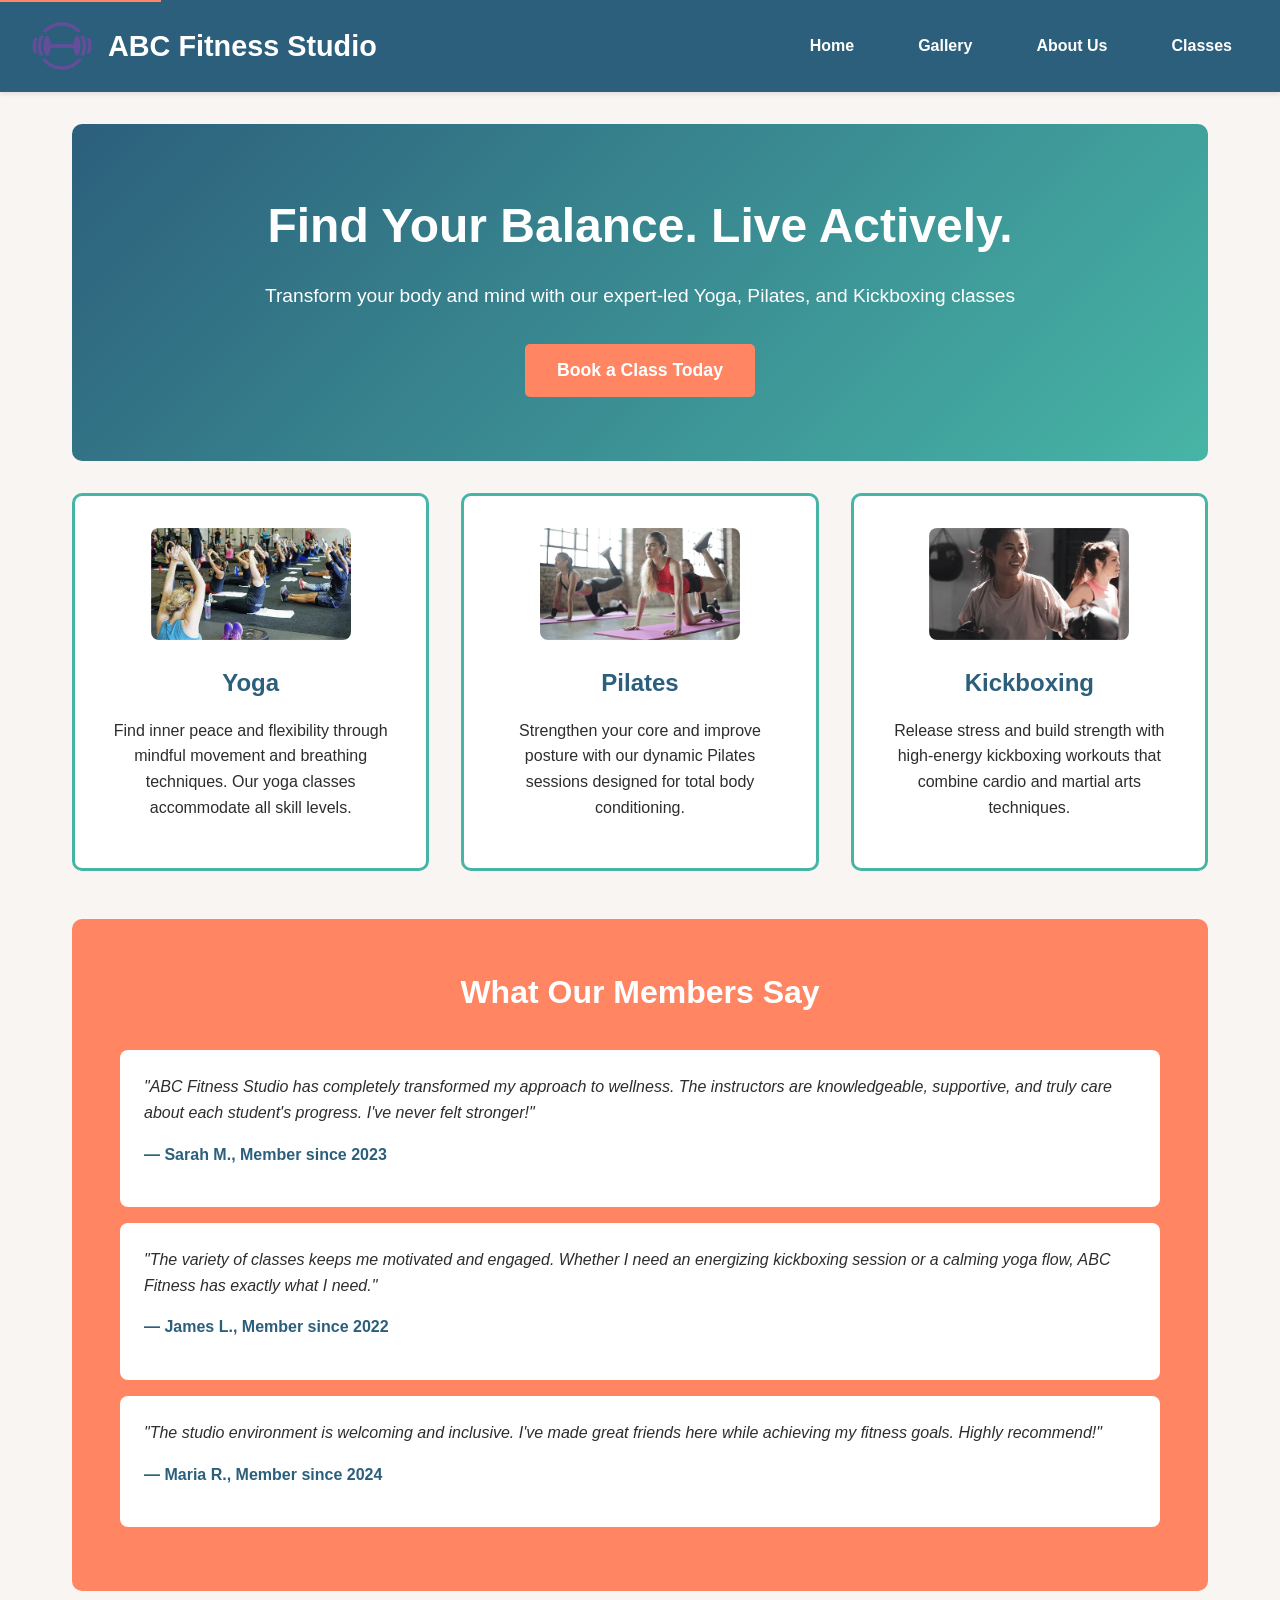
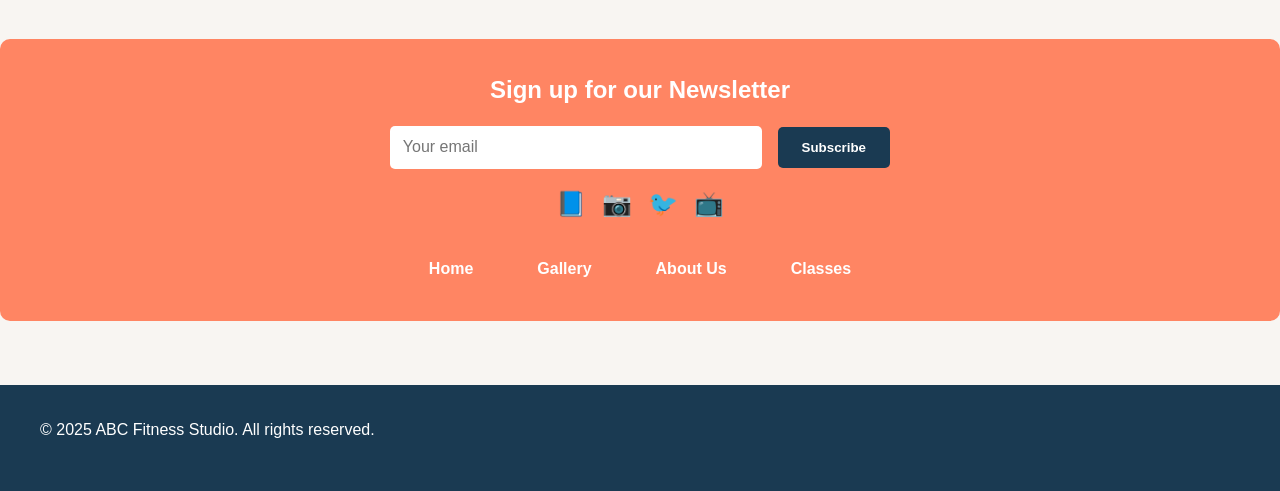
<file: abc_fitness_website/index.html>
<!DOCTYPE html>
<html lang="en">
<head>
    <meta charset="UTF-8">
    <meta name="viewport" content="width=device-width, initial-scale=1.0">
    <title>ABC Fitness Studio - Home</title>
    <link rel="stylesheet" href="abc_fitness_styles.css">
</head>
<body>
    <!-- Skip to main content for accessibility -->
    <a href="#main-content" class="skip-to-main">Skip to main content</a>
    
    <!-- Header and Navigation -->
    <header>
        <div class="logo-container">
            <img src="images/opitions4.png" alt="ABC Fitness Studio Logo" class="logo">
            <h1 class="site-title">ABC Fitness Studio</h1>
        </div>
        <nav>
            <ul>
                <li><a href="index.html">Home</a></li>
                <li><a href="gallery.html">Gallery</a></li>
                <li><a href="about.html">About Us</a></li>
                <li><a href="classes.html">Classes</a></li>
            </ul>
        </nav>
    </header>

    <!-- Main Content -->
    <main id="main-content">
        <!-- Hero Section -->
        <section class="hero-section">
            <h1>Find Your Balance. Live Actively.</h1>
            <p>Transform your body and mind with our expert-led Yoga, Pilates, and Kickboxing classes</p>
            <button class="cta-button" onclick="window.location.href='classes.html'">Book a Class Today</button>
        </section>

        <!-- Feature Boxes -->
        <section class="features-container">
            <div class="feature-box">
                <img src="images/Client2_GroupYoga.png" alt="Group Yoga Class">
                <h3>Yoga</h3>
                <p>Find inner peace and flexibility through mindful movement and breathing techniques. Our yoga classes accommodate all skill levels.</p>
            </div>
            <div class="feature-box">
                <img src="images/Client2_GroupPilates.png" alt="Group Pilates Class">
                <h3>Pilates</h3>
                <p>Strengthen your core and improve posture with our dynamic Pilates sessions designed for total body conditioning.</p>
            </div>
            <div class="feature-box">
                <img src="images/Client2_GroupKickboxing.png" alt="Group Kickboxing Class">
                <h3>Kickboxing</h3>
                <p>Release stress and build strength with high-energy kickboxing workouts that combine cardio and martial arts techniques.</p>
            </div>
        </section>

        <!-- Testimonials Section -->
        <section class="testimonials-section">
            <h2>What Our Members Say</h2>
            <div class="testimonial-item">
                <p>"ABC Fitness Studio has completely transformed my approach to wellness. The instructors are knowledgeable, supportive, and truly care about each student's progress. I've never felt stronger!"</p>
                <p class="testimonial-author">— Sarah M., Member since 2023</p>
            </div>
            <div class="testimonial-item">
                <p>"The variety of classes keeps me motivated and engaged. Whether I need an energizing kickboxing session or a calming yoga flow, ABC Fitness has exactly what I need."</p>
                <p class="testimonial-author">— James L., Member since 2022</p>
            </div>
            <div class="testimonial-item">
                <p>"The studio environment is welcoming and inclusive. I've made great friends here while achieving my fitness goals. Highly recommend!"</p>
                <p class="testimonial-author">— Maria R., Member since 2024</p>
            </div>
        </section>
    </main>

    <!-- Newsletter Section -->
    <section class="newsletter-section">
        <h3>Sign up for our Newsletter</h3>
        <form class="newsletter-form">
            <input type="email" placeholder="Your email" required>
            <button type="submit" class="subscribe-button">Subscribe</button>
        </form>
        <div class="social-links">
            <a href="#" aria-label="Facebook">📘</a>
            <a href="#" aria-label="Instagram">📷</a>
            <a href="#" aria-label="Twitter">🐦</a>
            <a href="#" aria-label="YouTube">📺</a>
        </div>
        <nav class="footer-nav">
            <a href="index.html">Home</a>
            <a href="gallery.html">Gallery</a>
            <a href="about.html">About Us</a>
            <a href="classes.html">Classes</a>
        </nav>
    </section>

    <!-- Footer -->
    <footer>
        <div class="footer-content">
            <p>&copy; 2025 ABC Fitness Studio. All rights reserved.</p>
        </div>
    </footer>
</body>
</html>
</file>
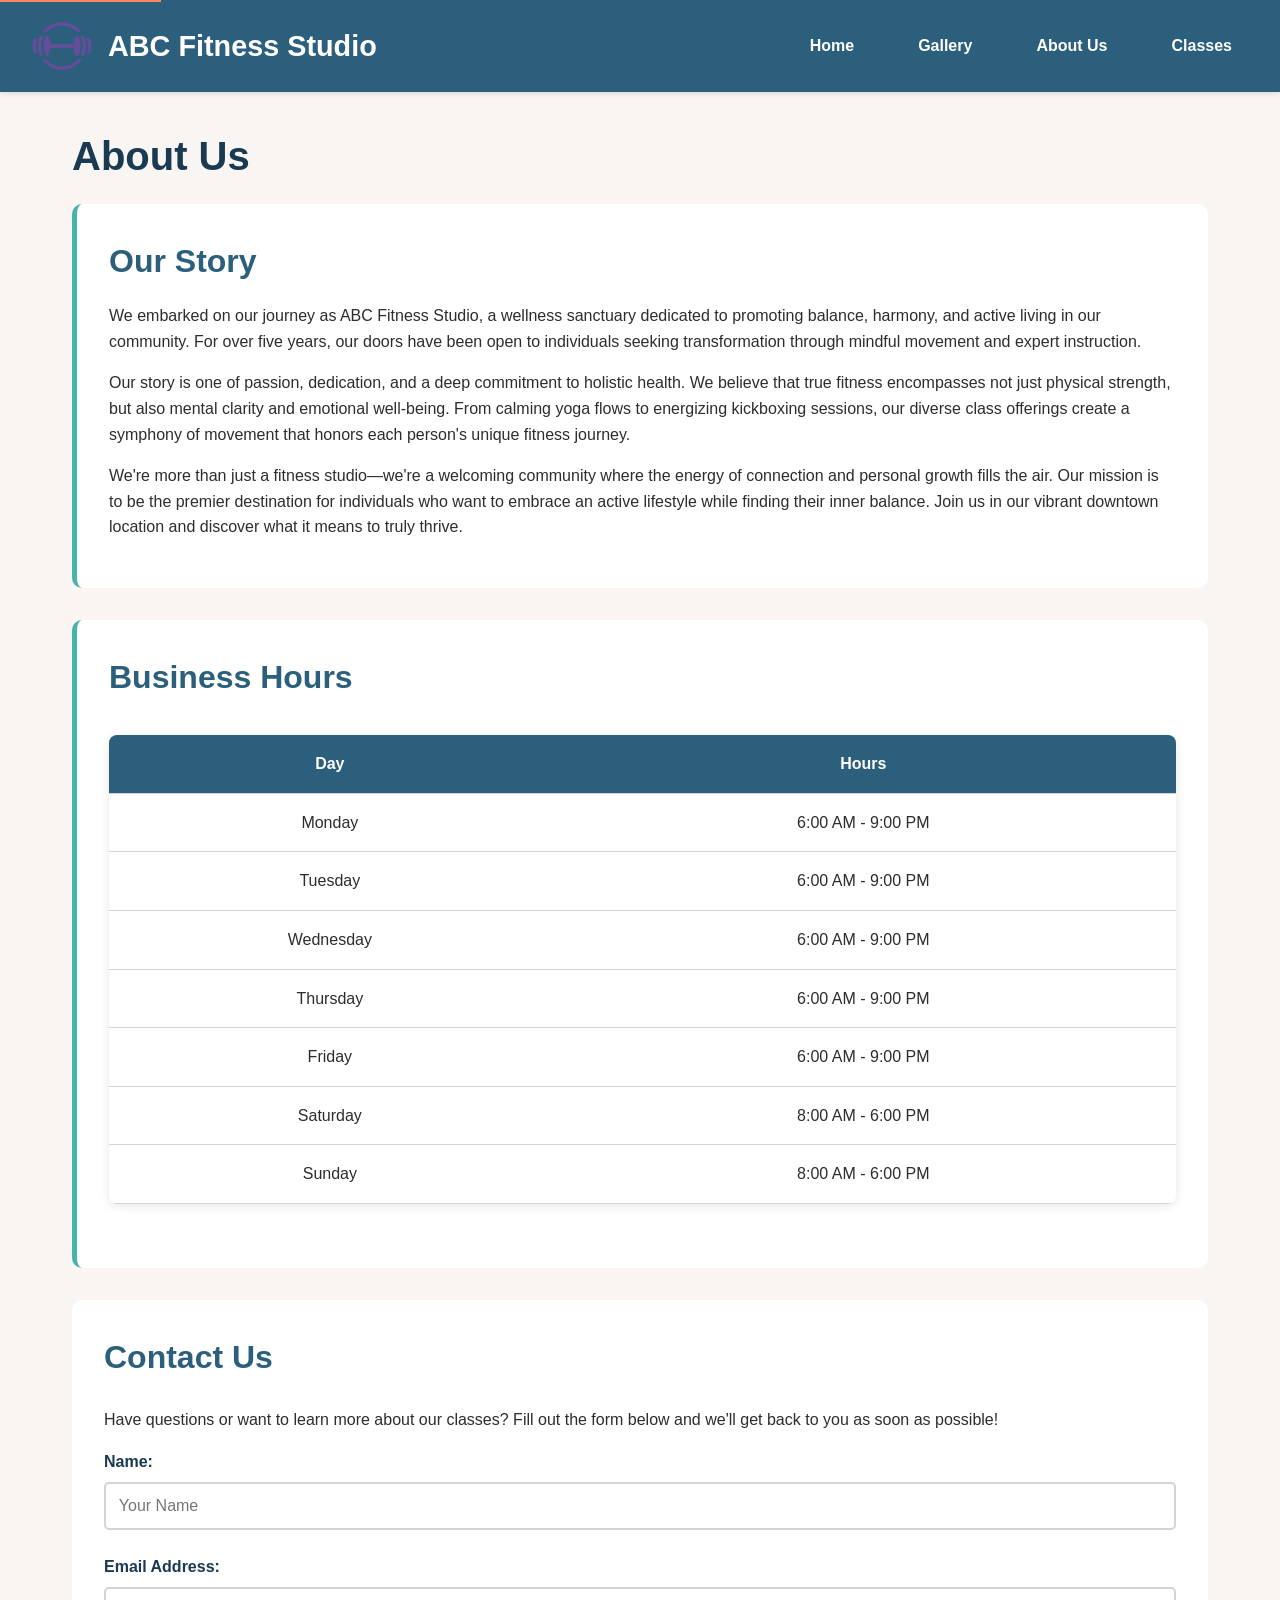
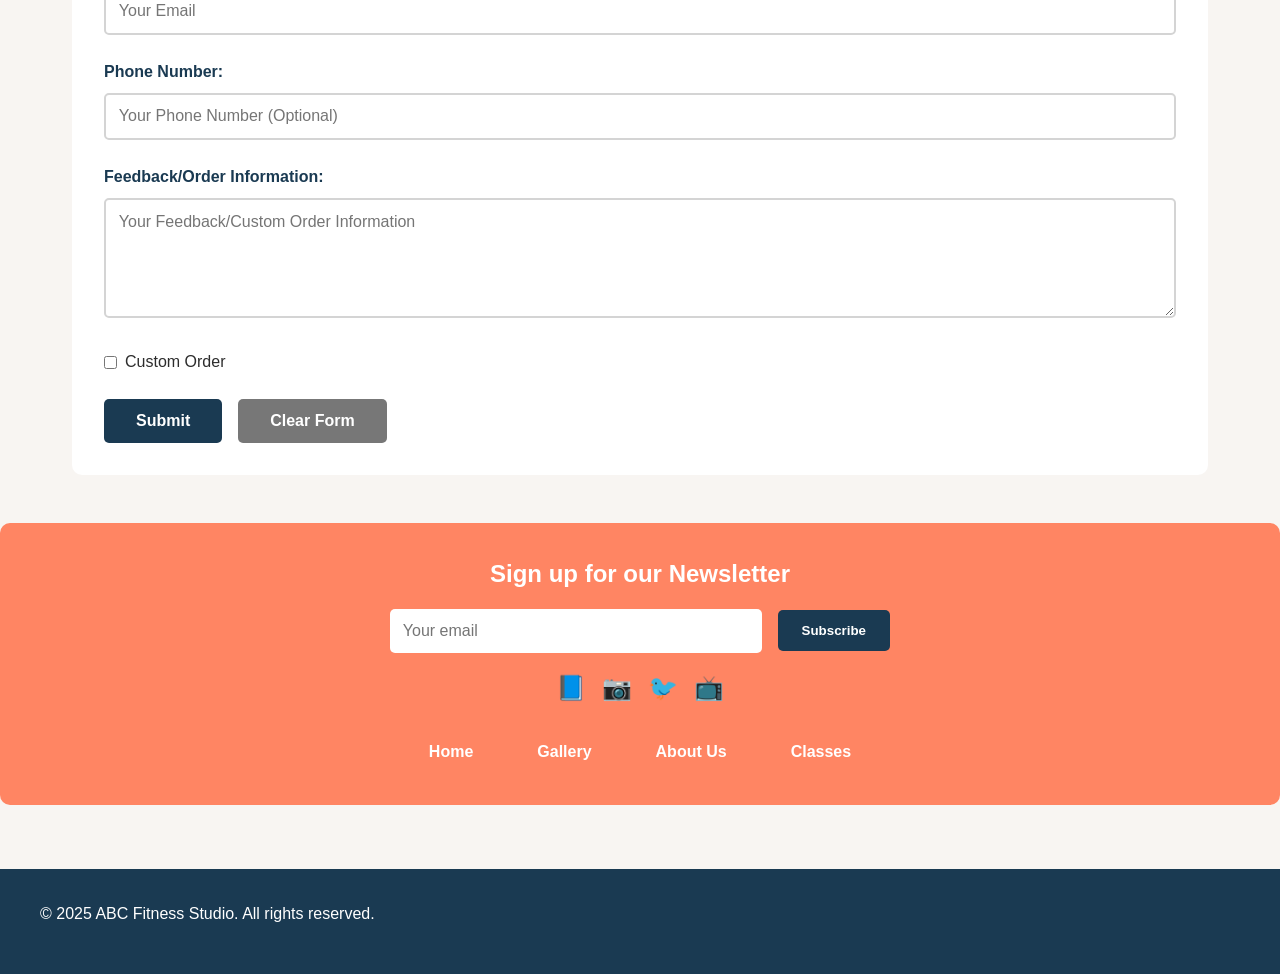
<file: abc_fitness_website/about.html>
<!DOCTYPE html>
<html lang="en">
<head>
    <meta charset="UTF-8">
    <meta name="viewport" content="width=device-width, initial-scale=1.0">
    <title>ABC Fitness Studio - About Us</title>
    <link rel="stylesheet" href="abc_fitness_styles.css">
</head>
<body>
    <!-- Skip to main content for accessibility -->
    <a href="#main-content" class="skip-to-main">Skip to main content</a>
    
    <!-- Header and Navigation -->
    <header>
        <div class="logo-container">
            <img src="images/opitions4.png" alt="ABC Fitness Studio Logo" class="logo">
            <h1 class="site-title">ABC Fitness Studio</h1>
        </div>
        <nav>
            <ul>
                <li><a href="index.html">Home</a></li>
                <li><a href="gallery.html">Gallery</a></li>
                <li><a href="about.html">About Us</a></li>
                <li><a href="classes.html">Classes</a></li>
            </ul>
        </nav>
    </header>

    <!-- Main Content -->
    <main id="main-content">
        <h1>About Us</h1>

        <!-- About Section -->
        <section class="about-section">
            <h2>Our Story</h2>
            <p>We embarked on our journey as ABC Fitness Studio, a wellness sanctuary dedicated to promoting balance, harmony, and active living in our community. For over five years, our doors have been open to individuals seeking transformation through mindful movement and expert instruction.</p>
            
            <p>Our story is one of passion, dedication, and a deep commitment to holistic health. We believe that true fitness encompasses not just physical strength, but also mental clarity and emotional well-being. From calming yoga flows to energizing kickboxing sessions, our diverse class offerings create a symphony of movement that honors each person's unique fitness journey.</p>
            
            <p>We're more than just a fitness studio—we're a welcoming community where the energy of connection and personal growth fills the air. Our mission is to be the premier destination for individuals who want to embrace an active lifestyle while finding their inner balance. Join us in our vibrant downtown location and discover what it means to truly thrive.</p>
        </section>

        <!-- Business Hours -->
        <section class="about-section">
            <h2>Business Hours</h2>
            <table class="hours-table">
                <thead>
                    <tr>
                        <th>Day</th>
                        <th>Hours</th>
                    </tr>
                </thead>
                <tbody>
                    <tr>
                        <td>Monday</td>
                        <td>6:00 AM - 9:00 PM</td>
                    </tr>
                    <tr>
                        <td>Tuesday</td>
                        <td>6:00 AM - 9:00 PM</td>
                    </tr>
                    <tr>
                        <td>Wednesday</td>
                        <td>6:00 AM - 9:00 PM</td>
                    </tr>
                    <tr>
                        <td>Thursday</td>
                        <td>6:00 AM - 9:00 PM</td>
                    </tr>
                    <tr>
                        <td>Friday</td>
                        <td>6:00 AM - 9:00 PM</td>
                    </tr>
                    <tr>
                        <td>Saturday</td>
                        <td>8:00 AM - 6:00 PM</td>
                    </tr>
                    <tr>
                        <td>Sunday</td>
                        <td>8:00 AM - 6:00 PM</td>
                    </tr>
                </tbody>
            </table>
        </section>

        <!-- Contact Form -->
        <section class="contact-section">
            <h2>Contact Us</h2>
            <p>Have questions or want to learn more about our classes? Fill out the form below and we'll get back to you as soon as possible!</p>
            
            <form id="contactForm">
                <div class="form-group">
                    <label for="name">Name:</label>
                    <input type="text" id="name" name="name" placeholder="Your Name" required>
                </div>

                <div class="form-group">
                    <label for="email">Email Address:</label>
                    <input type="email" id="email" name="email" placeholder="Your Email" required>
                </div>

                <div class="form-group">
                    <label for="phone">Phone Number:</label>
                    <input type="tel" id="phone" name="phone" placeholder="Your Phone Number (Optional)">
                </div>

                <div class="form-group">
                    <label for="message">Feedback/Order Information:</label>
                    <textarea id="message" name="message" placeholder="Your Feedback/Custom Order Information" required></textarea>
                </div>

                <div class="checkbox-group">
                    <input type="checkbox" id="customOrder" name="customOrder">
                    <label for="customOrder">Custom Order</label>
                </div>

                <div class="form-buttons">
                    <button type="submit" class="submit-button">Submit</button>
                    <button type="button" class="clear-form-button" onclick="clearForm()">Clear Form</button>
                </div>
            </form>
        </section>
    </main>

    <!-- Newsletter Section -->
    <section class="newsletter-section">
        <h3>Sign up for our Newsletter</h3>
        <form class="newsletter-form">
            <input type="email" placeholder="Your email" required>
            <button type="submit" class="subscribe-button">Subscribe</button>
        </form>
        <div class="social-links">
            <a href="#" aria-label="Facebook">📘</a>
            <a href="#" aria-label="Instagram">📷</a>
            <a href="#" aria-label="Twitter">🐦</a>
            <a href="#" aria-label="YouTube">📺</a>
        </div>
        <nav class="footer-nav">
            <a href="index.html">Home</a>
            <a href="gallery.html">Gallery</a>
            <a href="about.html">About Us</a>
            <a href="classes.html">Classes</a>
        </nav>
    </section>

    <!-- Footer -->
    <footer>
        <div class="footer-content">
            <p>&copy; 2025 ABC Fitness Studio. All rights reserved.</p>
        </div>
    </footer>

    <!-- JavaScript for Form Handling with localStorage -->
    <script>
        document.getElementById('contactForm').addEventListener('submit', function(e) {
            e.preventDefault();
            
            // Get form values
            const name = document.getElementById('name').value;
            const email = document.getElementById('email').value;
            const phone = document.getElementById('phone').value;
            const message = document.getElementById('message').value;
            const customOrder = document.getElementById('customOrder').checked;
            
            // Create customer data object
            const customerData = {
                name: name,
                email: email,
                phone: phone,
                feedback: message,
                customOrder: customOrder
            };
            
            // Save to localStorage using customer name as key
            localStorage.setItem(name, JSON.stringify(customerData));
            
            // Show success message
            alert('Thank you for contacting us! We will respond within 24 hours. Your information has been saved.');
            
            // Reset form
            this.reset();
        });

        function clearForm() {
            document.getElementById('contactForm').reset();
        }

        // Load saved data on page load (optional - to show previously submitted data)
        window.addEventListener('DOMContentLoaded', function() {
            console.log('About Us page loaded - localStorage ready');
            // You can add code here to pre-fill form if needed
        });
    </script>
</body>
</html>
</file>
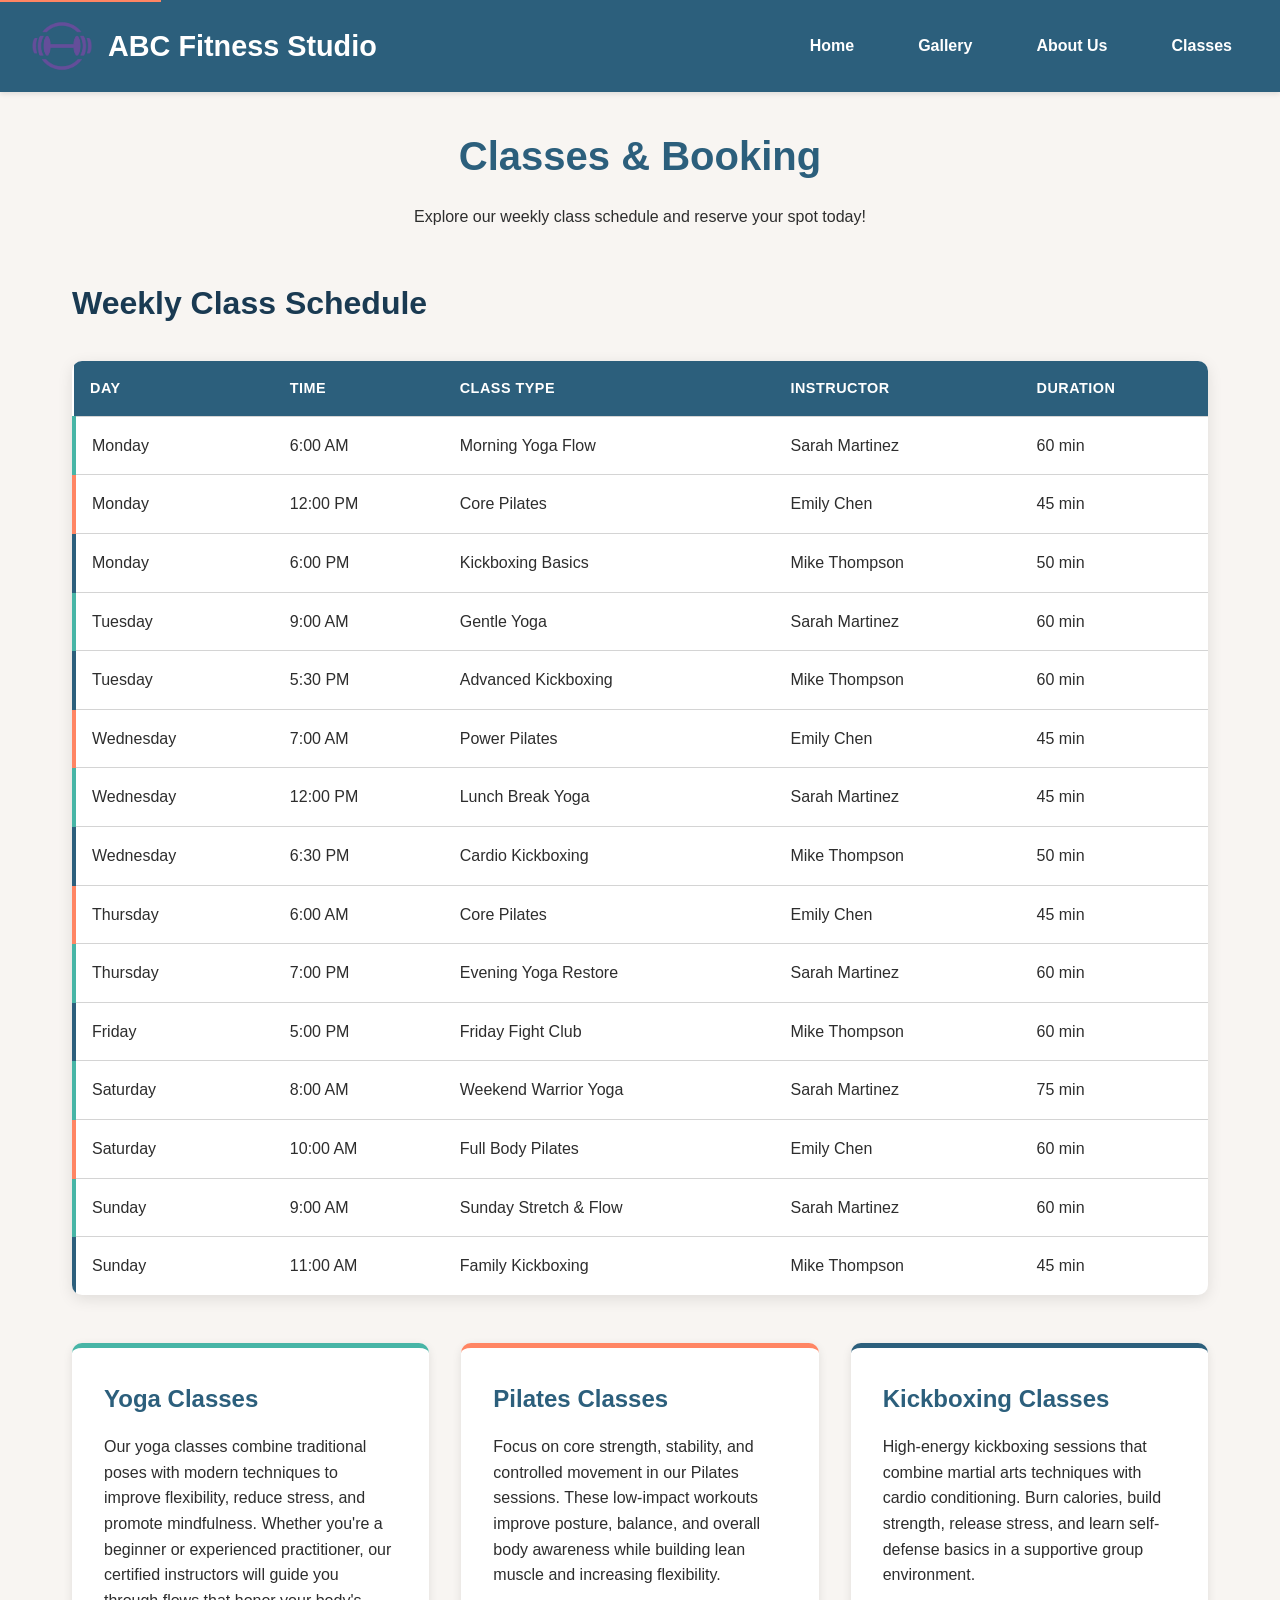
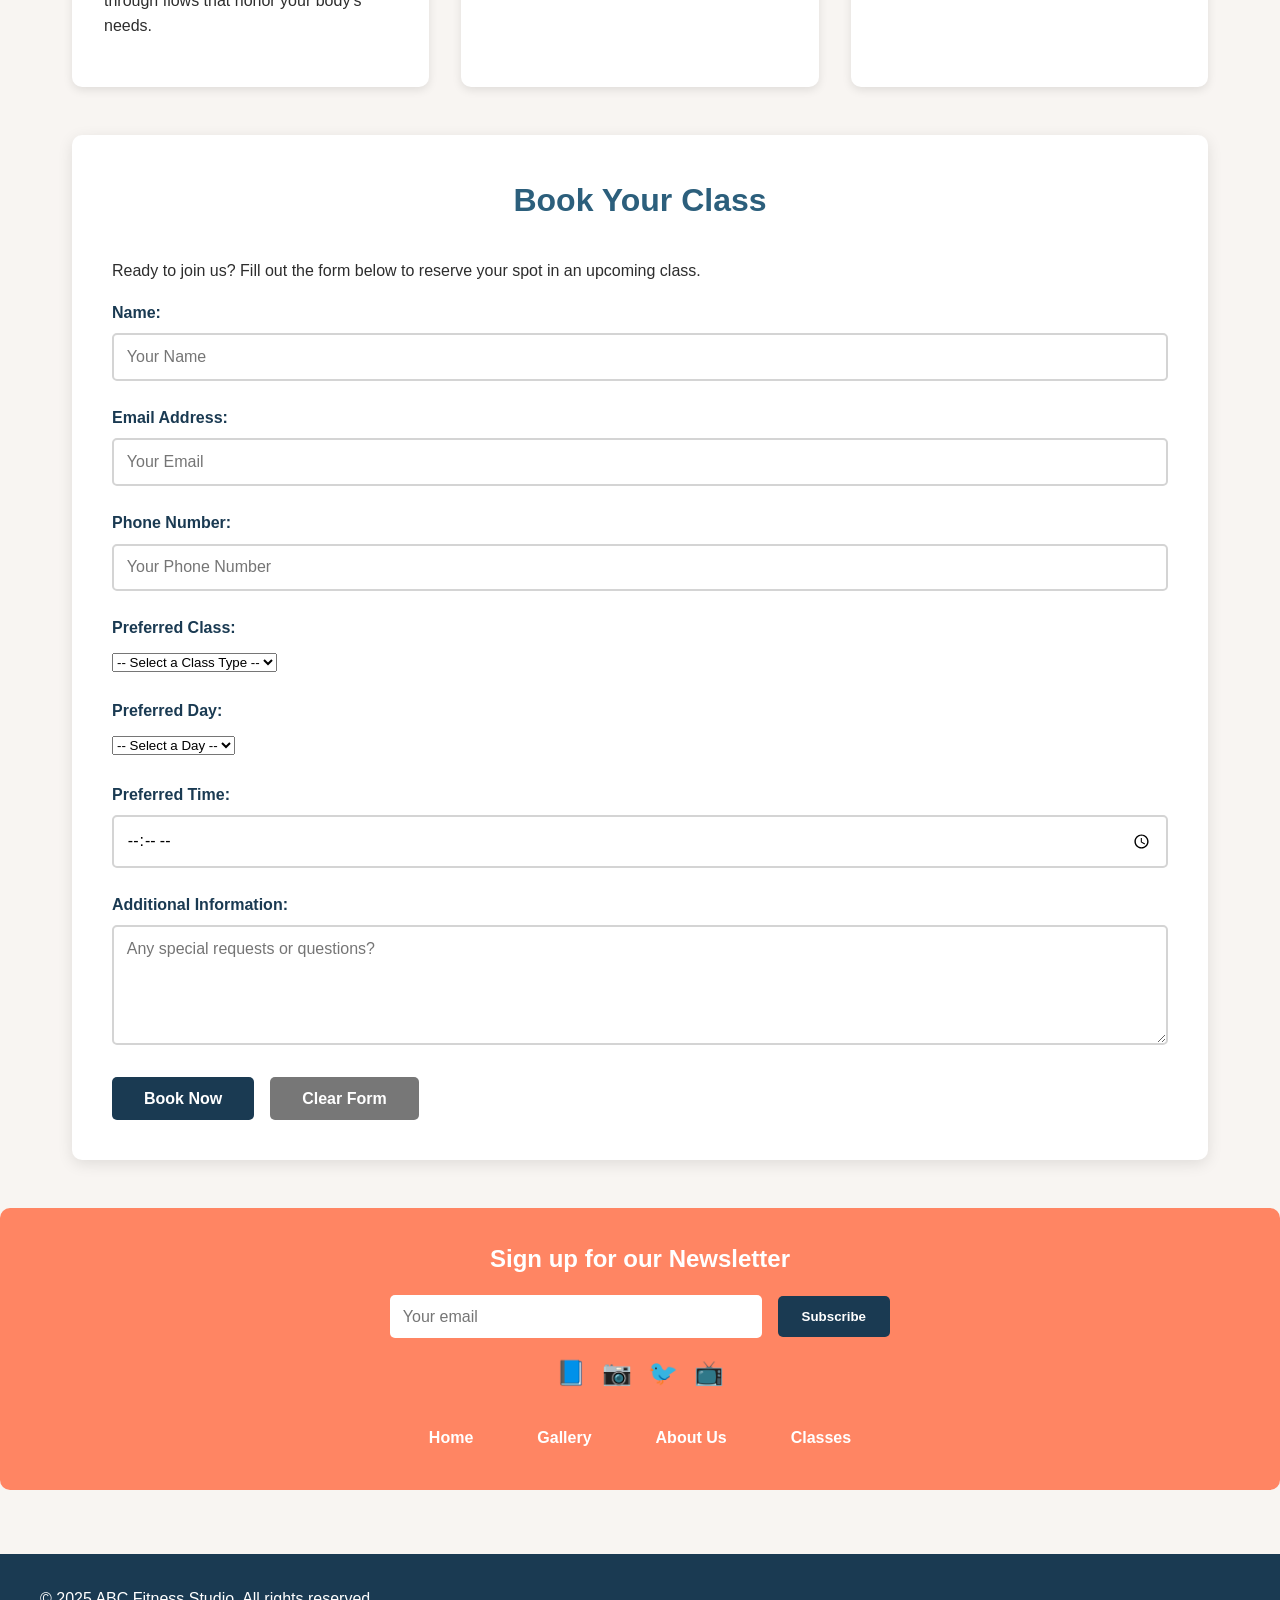
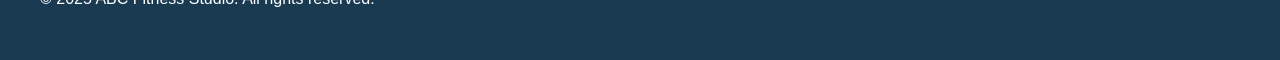
<file: abc_fitness_website/classes.html>
<!DOCTYPE html>
<html lang="en">
<head>
    <meta charset="UTF-8">
    <meta name="viewport" content="width=device-width, initial-scale=1.0">
    <title>ABC Fitness Studio - Classes & Booking</title>
    <link rel="stylesheet" href="abc_fitness_styles.css">
</head>
<body>
    <!-- Skip to main content for accessibility -->
    <a href="#main-content" class="skip-to-main">Skip to main content</a>
    
    <!-- Header and Navigation -->
    <header>
        <div class="logo-container">
            <img src="images/opitions4.png" alt="ABC Fitness Studio Logo" class="logo">
            <h1 class="site-title">ABC Fitness Studio</h1>
        </div>
        <nav>
            <ul>
                <li><a href="index.html">Home</a></li>
                <li><a href="gallery.html">Gallery</a></li>
                <li><a href="about.html">About Us</a></li>
                <li><a href="classes.html">Classes</a></li>
            </ul>
        </nav>
    </header>

    <!-- Main Content -->
    <main id="main-content">
        <div class="page-intro">
            <h1>Classes & Booking</h1>
            <p>Explore our weekly class schedule and reserve your spot today!</p>
        </div>

        <!-- Class Schedule Table -->
        <section>
            <h2>Weekly Class Schedule</h2>
            <table class="schedule-table">
                <thead>
                    <tr>
                        <th>Day</th>
                        <th>Time</th>
                        <th>Class Type</th>
                        <th>Instructor</th>
                        <th>Duration</th>
                    </tr>
                </thead>
                <tbody>
                    <tr class="class-yoga">
                        <td>Monday</td>
                        <td>6:00 AM</td>
                        <td>Morning Yoga Flow</td>
                        <td>Sarah Martinez</td>
                        <td>60 min</td>
                    </tr>
                    <tr class="class-pilates">
                        <td>Monday</td>
                        <td>12:00 PM</td>
                        <td>Core Pilates</td>
                        <td>Emily Chen</td>
                        <td>45 min</td>
                    </tr>
                    <tr class="class-zumba">
                        <td>Monday</td>
                        <td>6:00 PM</td>
                        <td>Kickboxing Basics</td>
                        <td>Mike Thompson</td>
                        <td>50 min</td>
                    </tr>
                    <tr class="class-yoga">
                        <td>Tuesday</td>
                        <td>9:00 AM</td>
                        <td>Gentle Yoga</td>
                        <td>Sarah Martinez</td>
                        <td>60 min</td>
                    </tr>
                    <tr class="class-zumba">
                        <td>Tuesday</td>
                        <td>5:30 PM</td>
                        <td>Advanced Kickboxing</td>
                        <td>Mike Thompson</td>
                        <td>60 min</td>
                    </tr>
                    <tr class="class-pilates">
                        <td>Wednesday</td>
                        <td>7:00 AM</td>
                        <td>Power Pilates</td>
                        <td>Emily Chen</td>
                        <td>45 min</td>
                    </tr>
                    <tr class="class-yoga">
                        <td>Wednesday</td>
                        <td>12:00 PM</td>
                        <td>Lunch Break Yoga</td>
                        <td>Sarah Martinez</td>
                        <td>45 min</td>
                    </tr>
                    <tr class="class-zumba">
                        <td>Wednesday</td>
                        <td>6:30 PM</td>
                        <td>Cardio Kickboxing</td>
                        <td>Mike Thompson</td>
                        <td>50 min</td>
                    </tr>
                    <tr class="class-pilates">
                        <td>Thursday</td>
                        <td>6:00 AM</td>
                        <td>Core Pilates</td>
                        <td>Emily Chen</td>
                        <td>45 min</td>
                    </tr>
                    <tr class="class-yoga">
                        <td>Thursday</td>
                        <td>7:00 PM</td>
                        <td>Evening Yoga Restore</td>
                        <td>Sarah Martinez</td>
                        <td>60 min</td>
                    </tr>
                    <tr class="class-zumba">
                        <td>Friday</td>
                        <td>5:00 PM</td>
                        <td>Friday Fight Club</td>
                        <td>Mike Thompson</td>
                        <td>60 min</td>
                    </tr>
                    <tr class="class-yoga">
                        <td>Saturday</td>
                        <td>8:00 AM</td>
                        <td>Weekend Warrior Yoga</td>
                        <td>Sarah Martinez</td>
                        <td>75 min</td>
                    </tr>
                    <tr class="class-pilates">
                        <td>Saturday</td>
                        <td>10:00 AM</td>
                        <td>Full Body Pilates</td>
                        <td>Emily Chen</td>
                        <td>60 min</td>
                    </tr>
                    <tr class="class-yoga">
                        <td>Sunday</td>
                        <td>9:00 AM</td>
                        <td>Sunday Stretch & Flow</td>
                        <td>Sarah Martinez</td>
                        <td>60 min</td>
                    </tr>
                    <tr class="class-zumba">
                        <td>Sunday</td>
                        <td>11:00 AM</td>
                        <td>Family Kickboxing</td>
                        <td>Mike Thompson</td>
                        <td>45 min</td>
                    </tr>
                </tbody>
            </table>
        </section>

        <!-- Class Descriptions -->
        <section class="class-descriptions">
            <div class="class-card">
                <h3>Yoga Classes</h3>
                <p>Our yoga classes combine traditional poses with modern techniques to improve flexibility, reduce stress, and promote mindfulness. Whether you're a beginner or experienced practitioner, our certified instructors will guide you through flows that honor your body's needs.</p>
            </div>
            <div class="class-card">
                <h3>Pilates Classes</h3>
                <p>Focus on core strength, stability, and controlled movement in our Pilates sessions. These low-impact workouts improve posture, balance, and overall body awareness while building lean muscle and increasing flexibility.</p>
            </div>
            <div class="class-card">
                <h3>Kickboxing Classes</h3>
                <p>High-energy kickboxing sessions that combine martial arts techniques with cardio conditioning. Burn calories, build strength, release stress, and learn self-defense basics in a supportive group environment.</p>
            </div>
        </section>

        <!-- Booking Form -->
        <section class="booking-form">
            <h2>Book Your Class</h2>
            <p>Ready to join us? Fill out the form below to reserve your spot in an upcoming class.</p>
            
            <form id="bookingForm">
                <div class="form-group">
                    <label for="bookingName">Name:</label>
                    <input type="text" id="bookingName" name="bookingName" placeholder="Your Name" required>
                </div>

                <div class="form-group">
                    <label for="bookingEmail">Email Address:</label>
                    <input type="email" id="bookingEmail" name="bookingEmail" placeholder="Your Email" required>
                </div>

                <div class="form-group">
                    <label for="bookingPhone">Phone Number:</label>
                    <input type="tel" id="bookingPhone" name="bookingPhone" placeholder="Your Phone Number" required>
                </div>

                <div class="form-group">
                    <label for="preferredClass">Preferred Class:</label>
                    <select id="preferredClass" name="preferredClass" required>
                        <option value="">-- Select a Class Type --</option>
                        <option value="yoga">Yoga</option>
                        <option value="pilates">Pilates</option>
                        <option value="kickboxing">Kickboxing</option>
                    </select>
                </div>

                <div class="form-group">
                    <label for="preferredDay">Preferred Day:</label>
                    <select id="preferredDay" name="preferredDay" required>
                        <option value="">-- Select a Day --</option>
                        <option value="monday">Monday</option>
                        <option value="tuesday">Tuesday</option>
                        <option value="wednesday">Wednesday</option>
                        <option value="thursday">Thursday</option>
                        <option value="friday">Friday</option>
                        <option value="saturday">Saturday</option>
                        <option value="sunday">Sunday</option>
                    </select>
                </div>

                <div class="form-group">
                    <label for="preferredTime">Preferred Time:</label>
                    <input type="time" id="preferredTime" name="preferredTime" required>
                </div>

                <div class="form-group">
                    <label for="additionalInfo">Additional Information:</label>
                    <textarea id="additionalInfo" name="additionalInfo" placeholder="Any special requests or questions?"></textarea>
                </div>

                <div class="form-buttons">
                    <button type="submit" class="submit-button">Book Now</button>
                    <button type="button" class="clear-form-button" onclick="clearBookingForm()">Clear Form</button>
                </div>
            </form>
        </section>
    </main>

    <!-- Newsletter Section -->
    <section class="newsletter-section">
        <h3>Sign up for our Newsletter</h3>
        <form class="newsletter-form">
            <input type="email" placeholder="Your email" required>
            <button type="submit" class="subscribe-button">Subscribe</button>
        </form>
        <div class="social-links">
            <a href="#" aria-label="Facebook">📘</a>
            <a href="#" aria-label="Instagram">📷</a>
            <a href="#" aria-label="Twitter">🐦</a>
            <a href="#" aria-label="YouTube">📺</a>
        </div>
        <nav class="footer-nav">
            <a href="index.html">Home</a>
            <a href="gallery.html">Gallery</a>
            <a href="about.html">About Us</a>
            <a href="classes.html">Classes</a>
        </nav>
    </section>

    <!-- Footer -->
    <footer>
        <div class="footer-content">
            <p>&copy; 2025 ABC Fitness Studio. All rights reserved.</p>
        </div>
    </footer>

    <!-- JavaScript for Booking Form -->
    <script>
        document.getElementById('bookingForm').addEventListener('submit', function(e) {
            e.preventDefault();
            
            const name = document.getElementById('bookingName').value;
            const classType = document.getElementById('preferredClass').value;
            const day = document.getElementById('preferredDay').value;
            
            alert('Thank you, ' + name + '! Your booking request for ' + classType + ' on ' + day + ' has been received. We will confirm your reservation via email shortly.');
            
            this.reset();
        });

        function clearBookingForm() {
            document.getElementById('bookingForm').reset();
        }
    </script>
</body>
</html>
</file>
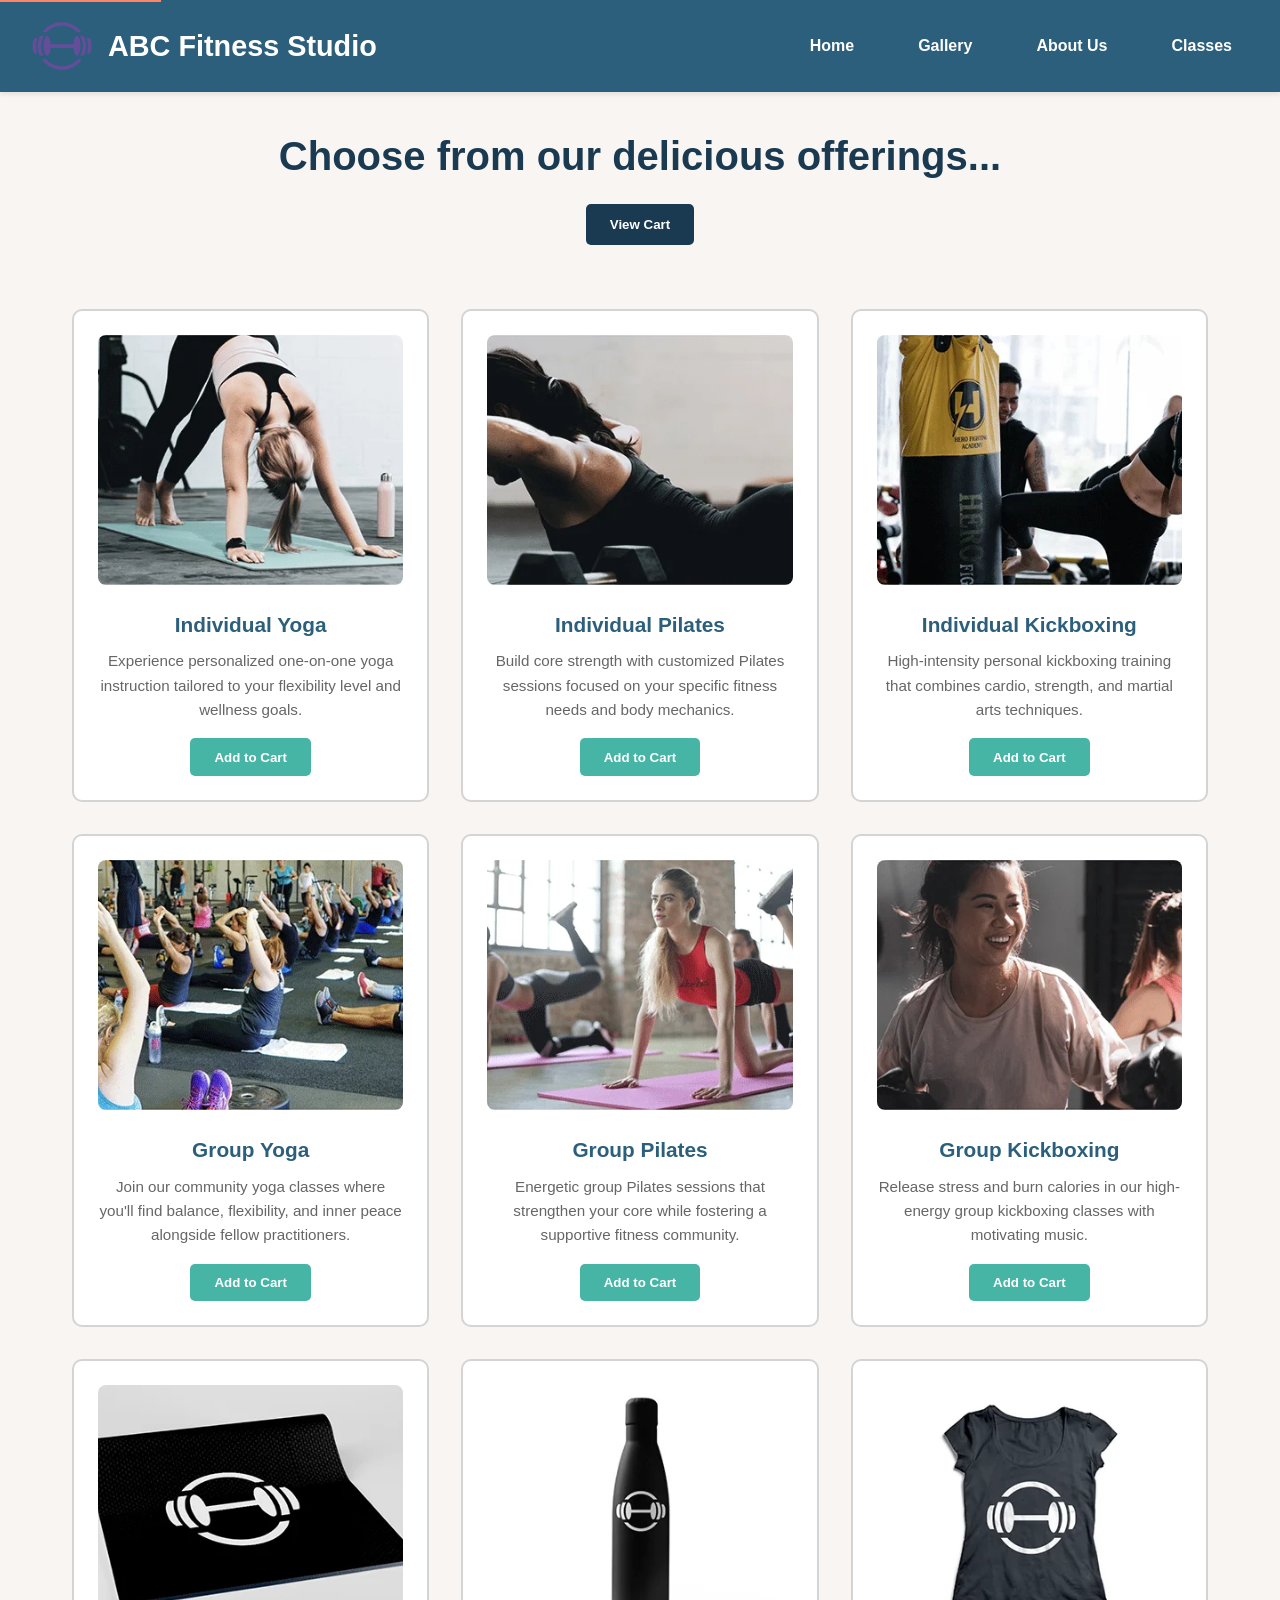
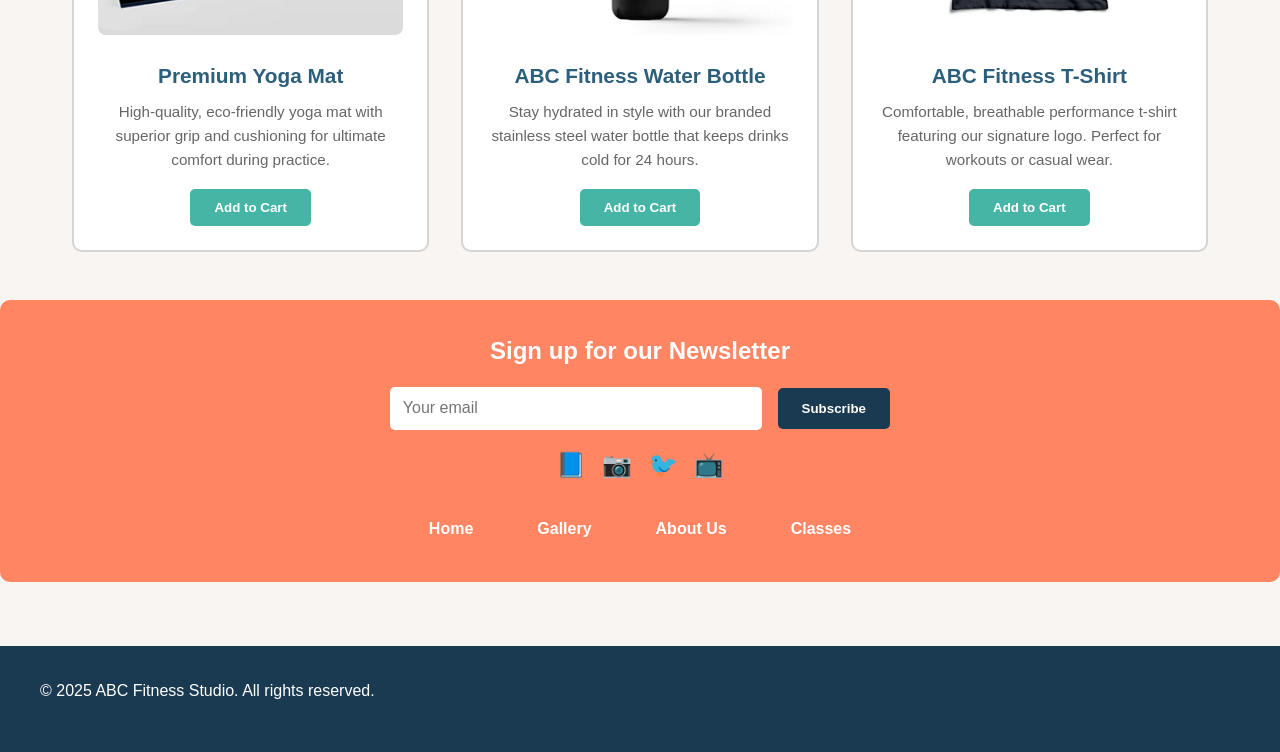
<file: abc_fitness_website/gallery.html>
<!DOCTYPE html>
<html lang="en">
<head>
    <meta charset="UTF-8">
    <meta name="viewport" content="width=device-width, initial-scale=1.0">
    <title>ABC Fitness Studio - Gallery</title>
    <link rel="stylesheet" href="abc_fitness_styles.css">
</head>
<body>
    <!-- Skip to main content for accessibility -->
    <a href="#main-content" class="skip-to-main">Skip to main content</a>
    
    <!-- Header and Navigation -->
    <header>
        <div class="logo-container">
            <img src="images/opitions4.png" alt="ABC Fitness Studio Logo" class="logo">
            <h1 class="site-title">ABC Fitness Studio</h1>
        </div>
        <nav>
            <ul>
                <li><a href="index.html">Home</a></li>
                <li><a href="gallery.html">Gallery</a></li>
                <li><a href="about.html">About Us</a></li>
                <li><a href="classes.html">Classes</a></li>
            </ul>
        </nav>
    </header>

    <!-- Main Content -->
    <main id="main-content">
        <div class="gallery-header">
            <h1>Choose from our delicious offerings...</h1>
            <button class="view-cart-button" onclick="openCart()">View Cart</button>
        </div>

        <!-- Gallery Grid -->
        <div class="gallery-grid">
            <!-- Individual Yoga -->
            <div class="gallery-item">
                <img src="images/Client2_IndividualYoga.png" alt="Individual Yoga Session">
                <h3>Individual Yoga</h3>
                <p>Experience personalized one-on-one yoga instruction tailored to your flexibility level and wellness goals.</p>
                <button class="add-to-cart-button" onclick="addToCart('Individual Yoga', '$75')">Add to Cart</button>
            </div>

            <!-- Individual Pilates -->
            <div class="gallery-item">
                <img src="images/Client2_IndividualPilates.png" alt="Individual Pilates Session">
                <h3>Individual Pilates</h3>
                <p>Build core strength with customized Pilates sessions focused on your specific fitness needs and body mechanics.</p>
                <button class="add-to-cart-button" onclick="addToCart('Individual Pilates', '$75')">Add to Cart</button>
            </div>

            <!-- Individual Kickboxing -->
            <div class="gallery-item">
                <img src="images/Client2_IndividualKickboxing.png" alt="Individual Kickboxing Session">
                <h3>Individual Kickboxing</h3>
                <p>High-intensity personal kickboxing training that combines cardio, strength, and martial arts techniques.</p>
                <button class="add-to-cart-button" onclick="addToCart('Individual Kickboxing', '$80')">Add to Cart</button>
            </div>

            <!-- Group Yoga -->
            <div class="gallery-item">
                <img src="images/Client2_GroupYoga.png" alt="Group Yoga Class">
                <h3>Group Yoga</h3>
                <p>Join our community yoga classes where you'll find balance, flexibility, and inner peace alongside fellow practitioners.</p>
                <button class="add-to-cart-button" onclick="addToCart('Group Yoga', '$25')">Add to Cart</button>
            </div>

            <!-- Group Pilates -->
            <div class="gallery-item">
                <img src="images/Client2_GroupPilates.png" alt="Group Pilates Class">
                <h3>Group Pilates</h3>
                <p>Energetic group Pilates sessions that strengthen your core while fostering a supportive fitness community.</p>
                <button class="add-to-cart-button" onclick="addToCart('Group Pilates', '$25')">Add to Cart</button>
            </div>

            <!-- Group Kickboxing -->
            <div class="gallery-item">
                <img src="images/Client2_GroupKickboxing.png" alt="Group Kickboxing Class">
                <h3>Group Kickboxing</h3>
                <p>Release stress and burn calories in our high-energy group kickboxing classes with motivating music.</p>
                <button class="add-to-cart-button" onclick="addToCart('Group Kickboxing', '$30')">Add to Cart</button>
            </div>

            <!-- Yoga Mat -->
            <div class="gallery-item">
                <img src="images/Client2_YogaMat.png" alt="Premium Yoga Mat">
                <h3>Premium Yoga Mat</h3>
                <p>High-quality, eco-friendly yoga mat with superior grip and cushioning for ultimate comfort during practice.</p>
                <button class="add-to-cart-button" onclick="addToCart('Premium Yoga Mat', '$45')">Add to Cart</button>
            </div>

            <!-- Water Bottle -->
            <div class="gallery-item">
                <img src="images/Client2_WaterBottle.png" alt="ABC Fitness Water Bottle">
                <h3>ABC Fitness Water Bottle</h3>
                <p>Stay hydrated in style with our branded stainless steel water bottle that keeps drinks cold for 24 hours.</p>
                <button class="add-to-cart-button" onclick="addToCart('ABC Fitness Water Bottle', '$20')">Add to Cart</button>
            </div>

            <!-- T-Shirt -->
            <div class="gallery-item">
                <img src="images/Client2_TeeShirt.png" alt="ABC Fitness T-Shirt">
                <h3>ABC Fitness T-Shirt</h3>
                <p>Comfortable, breathable performance t-shirt featuring our signature logo. Perfect for workouts or casual wear.</p>
                <button class="add-to-cart-button" onclick="addToCart('ABC Fitness T-Shirt', '$30')">Add to Cart</button>
            </div>
        </div>
    </main>

    <!-- Shopping Cart Modal -->
    <div class="cart-modal" id="cartModal">
        <div class="cart-content">
            <span class="cart-close" onclick="closeCart()">&times;</span>
            <h2>Your Shopping Cart</h2>
            <div id="cartItems">
                <p>Your cart is empty</p>
            </div>
            <div class="cart-buttons">
                <button class="clear-cart-button" onclick="clearCart()">Clear Cart</button>
                <button class="process-order-button" onclick="processOrder()">Process Order</button>
            </div>
        </div>
    </div>

    <!-- Newsletter Section -->
    <section class="newsletter-section">
        <h3>Sign up for our Newsletter</h3>
        <form class="newsletter-form">
            <input type="email" placeholder="Your email" required>
            <button type="submit" class="subscribe-button">Subscribe</button>
        </form>
        <div class="social-links">
            <a href="#" aria-label="Facebook">📘</a>
            <a href="#" aria-label="Instagram">📷</a>
            <a href="#" aria-label="Twitter">🐦</a>
            <a href="#" aria-label="YouTube">📺</a>
        </div>
        <nav class="footer-nav">
            <a href="index.html">Home</a>
            <a href="gallery.html">Gallery</a>
            <a href="about.html">About Us</a>
            <a href="classes.html">Classes</a>
        </nav>
    </section>

    <!-- Footer -->
    <footer>
        <div class="footer-content">
            <p>&copy; 2025 ABC Fitness Studio. All rights reserved.</p>
        </div>
    </footer>

    <!-- JavaScript for Shopping Cart with sessionStorage -->
    <script>
        // Add item to cart using sessionStorage
        function addToCart(itemName, price) {
            // Get existing cart from sessionStorage or create empty array
            let cart = JSON.parse(sessionStorage.getItem('cartItems')) || [];
            
            // Add new item to cart
            cart.push({ name: itemName, price: price });
            
            // Save updated cart back to sessionStorage
            sessionStorage.setItem('cartItems', JSON.stringify(cart));
            
            alert(itemName + ' has been added to your cart!');
        }

        // Open cart modal and display items from sessionStorage
        function openCart() {
            const modal = document.getElementById('cartModal');
            const cartItemsDiv = document.getElementById('cartItems');
            
            // Retrieve cart items from sessionStorage
            let cart = JSON.parse(sessionStorage.getItem('cartItems')) || [];
            
            if (cart.length === 0) {
                cartItemsDiv.innerHTML = '<p>Your cart is empty</p>';
            } else {
                let cartHTML = '';
                cart.forEach((item, index) => {
                    cartHTML += `<div class="cart-item">
                        <p><strong>${item.name}</strong> - ${item.price}</p>
                    </div>`;
                });
                cartItemsDiv.innerHTML = cartHTML;
            }
            
            modal.classList.add('active');
        }

        // Close cart modal
        function closeCart() {
            const modal = document.getElementById('cartModal');
            modal.classList.remove('active');
        }

        // Clear cart by removing items from sessionStorage
        function clearCart() {
            // Remove all items from sessionStorage
            sessionStorage.removeItem('cartItems');
            
            // Update display
            document.getElementById('cartItems').innerHTML = '<p>Your cart is empty</p>';
        }

        // Process order and clear cart
        function processOrder() {
            // Retrieve cart from sessionStorage
            let cart = JSON.parse(sessionStorage.getItem('cartItems')) || [];
            
            if (cart.length === 0) {
                alert('Your cart is empty!');
            } else {
                alert('Thank you for your order! We will contact you shortly.');
                
                // Clear cart from sessionStorage
                sessionStorage.removeItem('cartItems');
                
                // Update display and close modal
                document.getElementById('cartItems').innerHTML = '<p>Your cart is empty</p>';
                closeCart();
            }
        }

        // Close modal when clicking outside of it
        window.onclick = function(event) {
            const modal = document.getElementById('cartModal');
            if (event.target == modal) {
                closeCart();
            }
        }

        // Load cart on page load to maintain state
        window.addEventListener('DOMContentLoaded', function() {
            // This ensures sessionStorage is ready when page loads
            console.log('Gallery page loaded - sessionStorage ready');
        });
    </script>
</body>
</html>
</file>
<file: abc_fitness_website/abc_fitness_styles.css>
/* ===========================================
   ABC FITNESS STUDIO - MAIN STYLESHEET
   Student: Christopher Garcia
   Course: Web Development
   Task 2.2: Adding Style to Webpages Using CSS
   =========================================== */

/* ===========================================
   COLOR PALETTE 2 - CSS VARIABLES
   =========================================== */
:root {
    --primary-blue: #2C5F7C;        /* Calming ocean blue */
    --secondary-teal: #47B5A6;      /* Energizing teal */
    --accent-coral: #FF8563;        /* Active coral */
    --light-cream: #F8F5F2;         /* Soft background */
    --dark-navy: #1A3A52;           /* Deep navy for headers */
    --text-primary: #2D2D2D;        /* Font Color 1 - high contrast */
    --text-light: #FFFFFF;
    --border-color: #D4D4D4;
}

/* ===========================================
   RESET & BASE STYLES
   =========================================== */
* {
    margin: 0;
    padding: 0;
    box-sizing: border-box;
}

body {
    font-family: 'Segoe UI', Tahoma, Geneva, Verdana, sans-serif; /* Typography Option 2 - body */
    font-size: 16px;
    line-height: 1.6;
    color: var(--text-primary);
    background-color: var(--light-cream);
}

/* ===========================================
   TYPOGRAPHY
   =========================================== */
h1, h2, h3, h4, h5, h6 {
    font-family: 'Arial Black', 'Arial Bold', sans-serif; /* Typography Option 2 - headings */
    font-weight: bold;
    color: var(--dark-navy);
    margin-bottom: 1rem;
}

h1 {
    font-size: 2.5rem;
}

h2 {
    font-size: 2rem;
}

h3 {
    font-size: 1.5rem;
}

p {
    margin-bottom: 1rem;
}

a {
    color: var(--primary-blue);
    text-decoration: none;
    transition: color 0.3s ease;
}

a:hover {
    color: var(--secondary-teal);
}

/* ===========================================
   HEADER & NAVIGATION
   =========================================== */
header {
    background-color: var(--primary-blue);
    padding: 1rem 2rem;
    display: flex;
    justify-content: space-between;
    align-items: center;
    box-shadow: 0 2px 5px rgba(0, 0, 0, 0.1);
}

.logo-container {
    display: flex;
    align-items: center;
}

.logo {
    width: 60px;
    height: 60px;
    margin-right: 1rem;
}

.site-title {
    font-size: 1.8rem;
    color: var(--text-light);
    margin: 0;
}

nav ul {
    list-style: none;
    display: flex;
    gap: 2rem;
}

nav a {
    color: var(--text-light);
    font-weight: 600;
    padding: 0.5rem 1rem;
    transition: background-color 0.3s ease;
    border-radius: 5px;
}

nav a:hover {
    background-color: var(--secondary-teal);
    color: var(--text-light);
}

/* ===========================================
   MAIN CONTENT CONTAINER
   =========================================== */
main {
    max-width: 1200px;
    margin: 2rem auto;
    padding: 0 2rem;
}

/* ===========================================
   HOMEPAGE STYLES
   =========================================== */

/* Hero Section */
.hero-section {
    background: linear-gradient(135deg, var(--primary-blue) 0%, var(--secondary-teal) 100%);
    color: var(--text-light);
    padding: 4rem 2rem;
    text-align: center;
    border-radius: 10px;
    margin-bottom: 2rem;
}

.hero-section h1 {
    color: var(--text-light);
    font-size: 3rem;
    margin-bottom: 1rem;
}

.hero-section p {
    font-size: 1.2rem;
    margin-bottom: 2rem;
}

.cta-button {
    background-color: var(--accent-coral);
    color: var(--text-light);
    padding: 1rem 2rem;
    border: none;
    border-radius: 5px;
    font-size: 1.1rem;
    font-weight: bold;
    cursor: pointer;
    transition: transform 0.3s ease, box-shadow 0.3s ease;
}

.cta-button:hover {
    transform: translateY(-3px);
    box-shadow: 0 5px 15px rgba(255, 133, 99, 0.4);
}

/* Feature Boxes */
.features-container {
    display: flex;
    gap: 2rem;
    margin-bottom: 3rem;
}

.feature-box {
    flex: 1;
    background-color: #FFFFFF;
    padding: 2rem;
    border-radius: 10px;
    border: 3px solid var(--secondary-teal);
    text-align: center;
    transition: transform 0.3s ease, box-shadow 0.3s ease;
}

.feature-box:hover {
    transform: translateY(-5px);
    box-shadow: 0 10px 25px rgba(71, 181, 166, 0.3);
}

.feature-box h3 {
    color: var(--primary-blue);
    margin-bottom: 1rem;
}

.feature-box img {
    width: 100%;
    max-width: 200px;
    height: auto;
    margin-bottom: 1rem;
    border-radius: 8px;
}

/* Testimonials Section */
.testimonials-section {
    background-color: var(--accent-coral);
    padding: 3rem;
    border-radius: 10px;
    margin-bottom: 2rem;
}

.testimonials-section h2 {
    color: var(--text-light);
    text-align: center;
    margin-bottom: 2rem;
}

.testimonial-item {
    background-color: var(--text-light);
    padding: 1.5rem;
    border-radius: 8px;
    margin-bottom: 1rem;
    font-style: italic;
}

.testimonial-author {
    font-weight: bold;
    color: var(--primary-blue);
    margin-top: 0.5rem;
    font-style: normal;
}

/* ===========================================
   GALLERY PAGE STYLES
   =========================================== */

.gallery-header {
    text-align: center;
    margin-bottom: 2rem;
}

.view-cart-button {
    background-color: var(--dark-navy);
    color: var(--text-light);
    padding: 0.8rem 1.5rem;
    border: none;
    border-radius: 5px;
    font-weight: bold;
    cursor: pointer;
    margin-bottom: 2rem;
    transition: background-color 0.3s ease;
}

.view-cart-button:hover {
    background-color: var(--secondary-teal);
}

.gallery-grid {
    display: grid;
    grid-template-columns: repeat(3, 1fr);
    gap: 2rem;
    margin-bottom: 3rem;
}

.gallery-item {
    background-color: #FFFFFF;
    border: 2px solid var(--border-color);
    border-radius: 10px;
    padding: 1.5rem;
    text-align: center;
    transition: transform 0.3s ease, box-shadow 0.3s ease;
}

.gallery-item:hover {
    transform: translateY(-5px);
    box-shadow: 0 8px 20px rgba(0, 0, 0, 0.15);
}

.gallery-item img {
    width: 100%;
    height: 250px;
    object-fit: cover;
    border-radius: 8px;
    margin-bottom: 1rem;
}

.gallery-item h3 {
    color: var(--primary-blue);
    font-size: 1.3rem;
    margin-bottom: 0.5rem;
}

.gallery-item p {
    font-size: 0.95rem;
    color: #666;
    margin-bottom: 1rem;
}

.add-to-cart-button {
    background-color: var(--secondary-teal);
    color: var(--text-light);
    padding: 0.7rem 1.5rem;
    border: none;
    border-radius: 5px;
    font-weight: bold;
    cursor: pointer;
    transition: background-color 0.3s ease, transform 0.2s ease;
}

.add-to-cart-button:hover {
    background-color: var(--accent-coral);
    transform: scale(1.05);
}

/* Shopping Cart Modal */
.cart-modal {
    display: none;
    position: fixed;
    top: 0;
    left: 0;
    width: 100%;
    height: 100%;
    background-color: rgba(0, 0, 0, 0.6);
    z-index: 1000;
}

.cart-modal.active {
    display: flex;
    justify-content: center;
    align-items: center;
}

.cart-content {
    background-color: #FFFFFF;
    padding: 2rem;
    border-radius: 10px;
    max-width: 600px;
    width: 90%;
    position: relative;
    max-height: 80vh;
    overflow-y: auto;
}

.cart-close {
    position: absolute;
    top: 1rem;
    right: 1rem;
    font-size: 2rem;
    cursor: pointer;
    color: var(--text-primary);
    transition: color 0.3s ease;
}

.cart-close:hover {
    color: var(--accent-coral);
}

.cart-item {
    padding: 1rem;
    border-bottom: 1px solid var(--border-color);
    margin-bottom: 1rem;
}

.cart-buttons {
    display: flex;
    gap: 1rem;
    margin-top: 1.5rem;
}

.clear-cart-button,
.process-order-button {
    flex: 1;
    padding: 0.8rem;
    border: none;
    border-radius: 5px;
    font-weight: bold;
    cursor: pointer;
    transition: background-color 0.3s ease;
}

.clear-cart-button {
    background-color: #777777;
    color: var(--text-light);
}

.clear-cart-button:hover {
    background-color: #555555;
}

.process-order-button {
    background-color: var(--secondary-teal);
    color: var(--text-light);
}

.process-order-button:hover {
    background-color: var(--primary-blue);
}

/* ===========================================
   ABOUT US PAGE STYLES
   =========================================== */

.about-section {
    background-color: #FFFFFF;
    padding: 2rem;
    border-radius: 10px;
    margin-bottom: 2rem;
    border-left: 5px solid var(--secondary-teal);
}

.about-section h2 {
    color: var(--primary-blue);
    margin-bottom: 1rem;
}

/* Business Hours Table */
.hours-table {
    width: 100%;
    border-collapse: collapse;
    margin: 2rem 0;
    background-color: #FFFFFF;
    border-radius: 8px;
    overflow: hidden;
    box-shadow: 0 2px 10px rgba(0, 0, 0, 0.1);
}

.hours-table th,
.hours-table td {
    padding: 1rem;
    text-align: center;
    border-bottom: 1px solid var(--border-color);
}

.hours-table th {
    background-color: var(--primary-blue);
    color: var(--text-light);
    font-weight: bold;
}

.hours-table tr:hover {
    background-color: var(--light-cream);
}

/* Contact Form */
.contact-section {
    background-color: #FFFFFF;
    padding: 2rem;
    border-radius: 10px;
    margin-top: 2rem;
}

.contact-section h2 {
    color: var(--primary-blue);
    margin-bottom: 1.5rem;
}

.form-group {
    margin-bottom: 1.5rem;
}

.form-group label {
    display: block;
    font-weight: 600;
    margin-bottom: 0.5rem;
    color: var(--dark-navy);
}

.form-group input,
.form-group textarea {
    width: 100%;
    padding: 0.8rem;
    border: 2px solid var(--border-color);
    border-radius: 5px;
    font-size: 1rem;
    font-family: inherit;
    transition: border-color 0.3s ease;
}

.form-group input:focus,
.form-group textarea:focus {
    outline: none;
    border-color: var(--secondary-teal);
}

.form-group textarea {
    min-height: 120px;
    resize: vertical;
}

.checkbox-group {
    display: flex;
    align-items: center;
    gap: 0.5rem;
    margin-bottom: 1.5rem;
}

.checkbox-group input[type="checkbox"] {
    width: auto;
}

.form-buttons {
    display: flex;
    gap: 1rem;
}

.submit-button,
.clear-form-button {
    padding: 0.8rem 2rem;
    border: none;
    border-radius: 5px;
    font-weight: bold;
    cursor: pointer;
    font-size: 1rem;
    transition: background-color 0.3s ease, transform 0.2s ease;
}

.submit-button {
    background-color: var(--dark-navy);
    color: var(--text-light);
}

.submit-button:hover {
    background-color: var(--secondary-teal);
    transform: translateY(-2px);
}

.clear-form-button {
    background-color: #777777;
    color: var(--text-light);
}

.clear-form-button:hover {
    background-color: #555555;
    transform: translateY(-2px);
}

/* ===========================================
   CLASSES & BOOKING PAGE (CUSTOM PAGE)
   =========================================== */

.page-intro {
    text-align: center;
    margin-bottom: 3rem;
}

.page-intro h1 {
    color: var(--primary-blue);
    margin-bottom: 1rem;
}

/* Class Schedule Table */
.schedule-table {
    width: 100%;
    border-collapse: collapse;
    margin: 2rem 0 3rem 0;
    background-color: #FFFFFF;
    border-radius: 10px;
    overflow: hidden;
    box-shadow: 0 4px 15px rgba(0, 0, 0, 0.1);
}

.schedule-table th,
.schedule-table td {
    padding: 1rem;
    text-align: left;
    border-bottom: 1px solid var(--border-color);
}

.schedule-table thead {
    background-color: var(--primary-blue);
    color: var(--text-light);
}

.schedule-table th {
    font-weight: bold;
    text-transform: uppercase;
    font-size: 0.9rem;
    letter-spacing: 0.5px;
}

.schedule-table tbody tr:hover {
    background-color: var(--light-cream);
}

.schedule-table tbody tr:last-child td {
    border-bottom: none;
}

.class-yoga {
    border-left: 4px solid var(--secondary-teal);
}

.class-pilates {
    border-left: 4px solid var(--accent-coral);
}

.class-zumba {
    border-left: 4px solid var(--primary-blue);
}

/* Class Descriptions */
.class-descriptions {
    display: grid;
    grid-template-columns: repeat(3, 1fr);
    gap: 2rem;
    margin-bottom: 3rem;
}

.class-card {
    background-color: #FFFFFF;
    padding: 2rem;
    border-radius: 10px;
    border-top: 5px solid var(--secondary-teal);
    box-shadow: 0 3px 10px rgba(0, 0, 0, 0.1);
    transition: transform 0.3s ease, box-shadow 0.3s ease;
}

.class-card:nth-child(2) {
    border-top-color: var(--accent-coral);
}

.class-card:nth-child(3) {
    border-top-color: var(--primary-blue);
}

.class-card:hover {
    transform: translateY(-5px);
    box-shadow: 0 8px 20px rgba(0, 0, 0, 0.15);
}

.class-card h3 {
    color: var(--primary-blue);
    margin-bottom: 1rem;
}

/* Booking Form */
.booking-form {
    background-color: #FFFFFF;
    padding: 2.5rem;
    border-radius: 10px;
    box-shadow: 0 4px 15px rgba(0, 0, 0, 0.1);
}

.booking-form h2 {
    color: var(--primary-blue);
    text-align: center;
    margin-bottom: 2rem;
}

/* ===========================================
   FOOTER
   =========================================== */

footer {
    background-color: var(--dark-navy);
    color: var(--text-light);
    padding: 2rem;
    margin-top: 4rem;
}

.footer-content {
    max-width: 1200px;
    margin: 0 auto;
    display: flex;
    justify-content: space-between;
    align-items: center;
}

.newsletter-section {
    background-color: var(--accent-coral);
    padding: 2rem;
    text-align: center;
    border-radius: 10px;
    margin-top: 3rem;
}

.newsletter-section h3 {
    color: var(--text-light);
    margin-bottom: 1rem;
}

.newsletter-form {
    display: flex;
    gap: 1rem;
    justify-content: center;
    align-items: center;
    max-width: 500px;
    margin: 0 auto;
}

.newsletter-form input {
    flex: 1;
    padding: 0.8rem;
    border: none;
    border-radius: 5px;
    font-size: 1rem;
}

.subscribe-button {
    background-color: var(--dark-navy);
    color: var(--text-light);
    padding: 0.8rem 1.5rem;
    border: none;
    border-radius: 5px;
    font-weight: bold;
    cursor: pointer;
    transition: background-color 0.3s ease;
}

.subscribe-button:hover {
    background-color: var(--primary-blue);
}

.social-links {
    display: flex;
    gap: 1rem;
    justify-content: center;
    margin-top: 1rem;
}

.social-links a {
    color: var(--text-light);
    font-size: 1.5rem;
    transition: color 0.3s ease;
}

.social-links a:hover {
    color: var(--accent-coral);
}

.footer-nav {
    display: flex;
    gap: 2rem;
    justify-content: center;
    margin-top: 1.5rem;
}

.footer-nav a {
    color: var(--text-light);
    transition: color 0.3s ease;
}

.footer-nav a:hover {
    color: var(--secondary-teal);
}

/* ===========================================
   RESPONSIVE DESIGN - MEDIA QUERIES
   =========================================== */

/* Tablet Styles */
@media screen and (max-width: 768px) {
    .features-container {
        flex-direction: column;
    }
    
    .gallery-grid {
        grid-template-columns: repeat(2, 1fr);
    }
    
    .class-descriptions {
        grid-template-columns: 1fr;
    }
    
    nav ul {
        flex-direction: column;
        gap: 1rem;
    }
    
    header {
        flex-direction: column;
        text-align: center;
    }
    
    .footer-content {
        flex-direction: column;
        gap: 1rem;
    }
}

/* Mobile Styles */
@media screen and (max-width: 480px) {
    .gallery-grid {
        grid-template-columns: 1fr;
    }
    
    .hero-section h1 {
        font-size: 2rem;
    }
    
    .newsletter-form {
        flex-direction: column;
    }
    
    .form-buttons {
        flex-direction: column;
    }
    
    .schedule-table {
        font-size: 0.85rem;
    }
    
    .schedule-table th,
    .schedule-table td {
        padding: 0.5rem;
    }
}

/* ===========================================
   ACCESSIBILITY ENHANCEMENTS
   =========================================== */

/* Focus styles for keyboard navigation */
a:focus,
button:focus,
input:focus,
textarea:focus {
    outline: 3px solid var(--accent-coral);
    outline-offset: 2px;
}

/* Skip to main content link for screen readers */
.skip-to-main {
    position: absolute;
    top: -40px;
    left: 0;
    background: var(--accent-coral);
    color: var(--text-light);
    padding: 8px;
    text-decoration: none;
    z-index: 100;
}

.skip-to-main:focus {
    top: 0;
}

/* High contrast mode support */
@media (prefers-contrast: high) {
    :root {
        --primary-blue: #1A4D6C;
        --text-primary: #000000;
        --border-color: #000000;
    }
}

/* Reduced motion support */
@media (prefers-reduced-motion: reduce) {
    * {
        animation: none !important;
        transition: none !important;
    }
}

/* ===========================================
   PRINT STYLES
   =========================================== */

@media print {
    header,
    footer,
    .newsletter-section,
    .cta-button,
    .add-to-cart-button,
    .view-cart-button {
        display: none;
    }
    
    body {
        background-color: white;
        color: black;
    }
    
    a {
        text-decoration: underline;
    }
}
</file>
